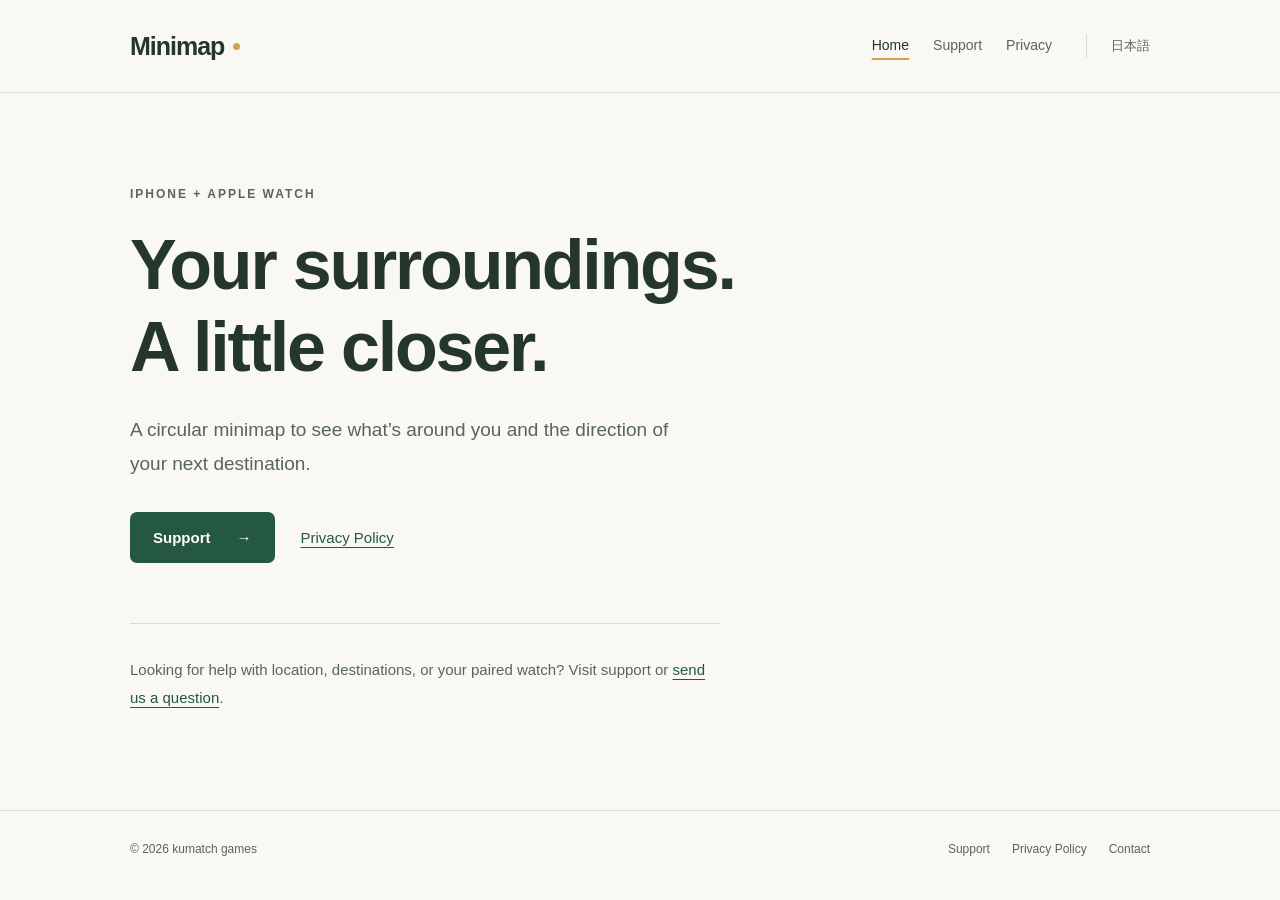
<file: index.html>
<!doctype html>
<html lang="en">
<head>
<meta charset="utf-8">
<meta name="viewport" content="width=device-width, initial-scale=1">
<meta name="color-scheme" content="light">
<title>Minimap</title>
<meta name="description" content="Support and privacy information for Minimap, a circular map for iPhone and Apple Watch.">
<meta name="referrer" content="strict-origin-when-cross-origin">
<link rel="canonical" href="https://kumatch-games.github.io/mimimap-hp/index.html">
<link rel="alternate" hreflang="en" href="https://kumatch-games.github.io/mimimap-hp/index.html">
<link rel="alternate" hreflang="ja" href="https://kumatch-games.github.io/mimimap-hp/ja.html">
<link rel="stylesheet" href="site.css">
</head>
<body>
<a class="skip" href="index.html#main">Skip to content</a>
<header><div class="header-inner"><a class="brand" href="index.html">Minimap<span class="brand-dot" aria-hidden="true"></span></a><nav aria-label="Main"><a href="index.html" aria-current="page">Home</a><a href="support.html">Support</a><a href="privacy.html">Privacy</a></nav><a class="language" href="ja.html" lang="ja" hreflang="ja">日本語</a></div></header>
<main id="main" class="home"><p class="eyebrow">iPhone + Apple Watch</p><h1>Your surroundings.<br>A little closer.</h1><p class="intro">A circular minimap to see what’s around you and the direction of your next destination.</p><div class="actions"><a class="button" href="support.html">Support <span aria-hidden="true">→</span></a><a class="secondary" href="privacy.html">Privacy Policy</a></div><div class="home-note"><p>Looking for help with location, destinations, or your paired watch? Visit support or <a href="https://forms.gle/LzqGx8GmkPNGpjQ88">send us a question</a>.</p></div></main>
<footer><div class="footer-inner"><p>© 2026 kumatch games</p><div><a href="support.html">Support</a><a href="privacy.html">Privacy Policy</a><a href="https://forms.gle/LzqGx8GmkPNGpjQ88">Contact</a></div></div></footer>
</body>
</html>
</file>
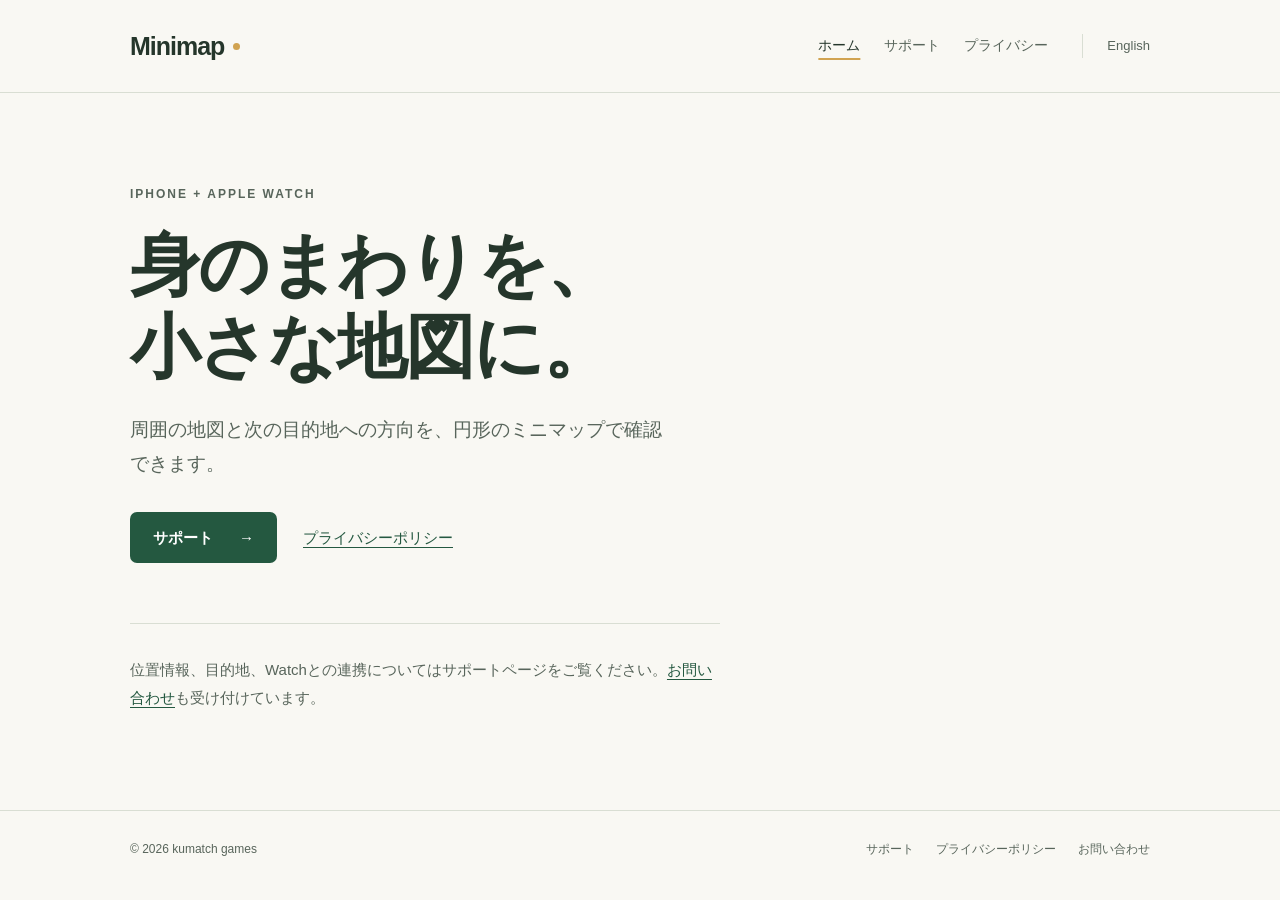
<file: ja.html>
<!doctype html>
<html lang="ja">
<head>
<meta charset="utf-8">
<meta name="viewport" content="width=device-width, initial-scale=1">
<meta name="color-scheme" content="light">
<title>Minimap</title>
<meta name="description" content="Minimapのサポートとプライバシー情報。iPhoneとApple Watch向けの円形ミニマップ。">
<meta name="referrer" content="strict-origin-when-cross-origin">
<link rel="canonical" href="https://kumatch-games.github.io/mimimap-hp/ja.html">
<link rel="alternate" hreflang="ja" href="https://kumatch-games.github.io/mimimap-hp/ja.html">
<link rel="alternate" hreflang="en" href="https://kumatch-games.github.io/mimimap-hp/index.html">
<link rel="stylesheet" href="site.css">
</head>
<body>
<a class="skip" href="ja.html#main">本文へ</a>
<header><div class="header-inner"><a class="brand" href="ja.html">Minimap<span class="brand-dot" aria-hidden="true"></span></a><nav aria-label="メイン"><a href="ja.html" aria-current="page">ホーム</a><a href="support-ja.html">サポート</a><a href="privacy-ja.html">プライバシー</a></nav><a class="language" href="index.html" lang="en" hreflang="en">English</a></div></header>
<main id="main" class="home"><p class="eyebrow">iPhone + Apple Watch</p><h1>身のまわりを、<br>小さな地図に。</h1><p class="intro">周囲の地図と次の目的地への方向を、円形のミニマップで確認できます。</p><div class="actions"><a class="button" href="support-ja.html">サポート <span aria-hidden="true">→</span></a><a class="secondary" href="privacy-ja.html">プライバシーポリシー</a></div><div class="home-note"><p>位置情報、目的地、Watchとの連携についてはサポートページをご覧ください。<a href="https://forms.gle/LzqGx8GmkPNGpjQ88">お問い合わせ</a>も受け付けています。</p></div></main>
<footer><div class="footer-inner"><p>© 2026 kumatch games</p><div><a href="support-ja.html">サポート</a><a href="privacy-ja.html">プライバシーポリシー</a><a href="https://forms.gle/LzqGx8GmkPNGpjQ88">お問い合わせ</a></div></div></footer>
</body>
</html>
</file>
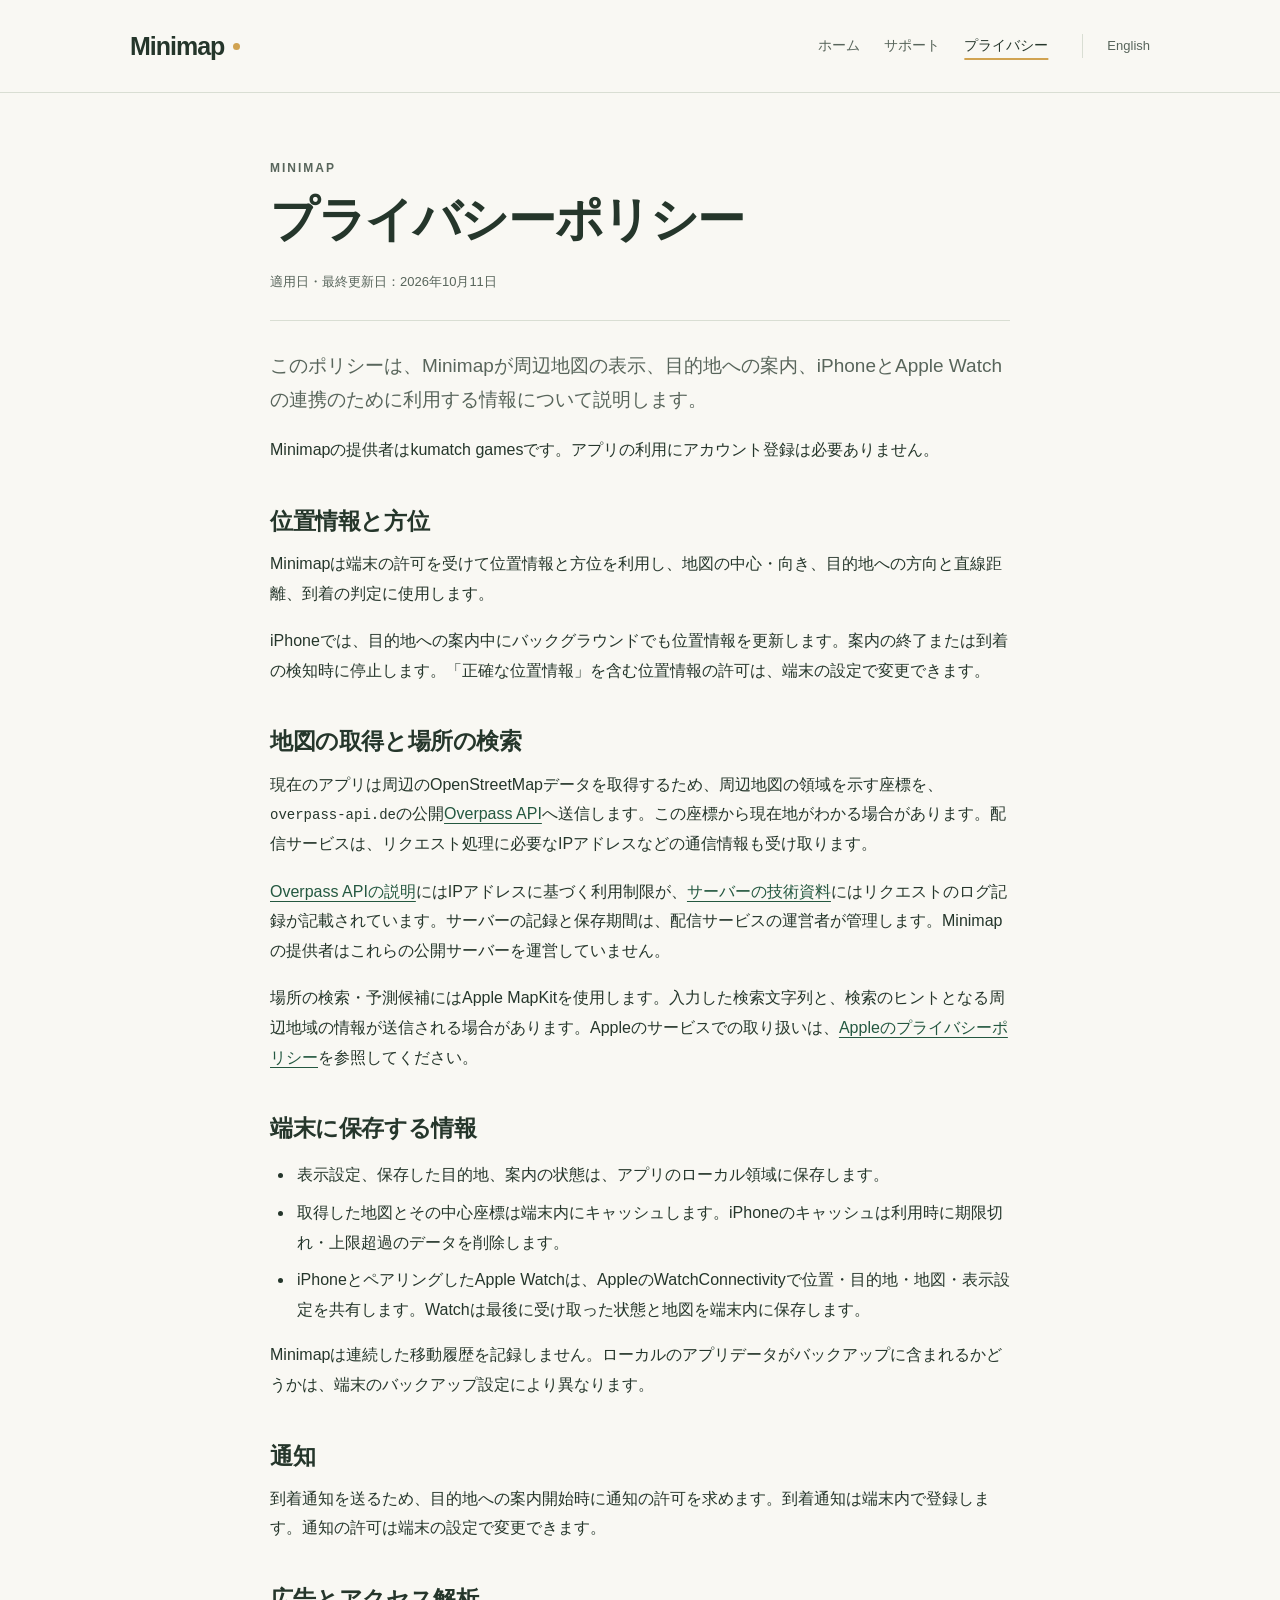
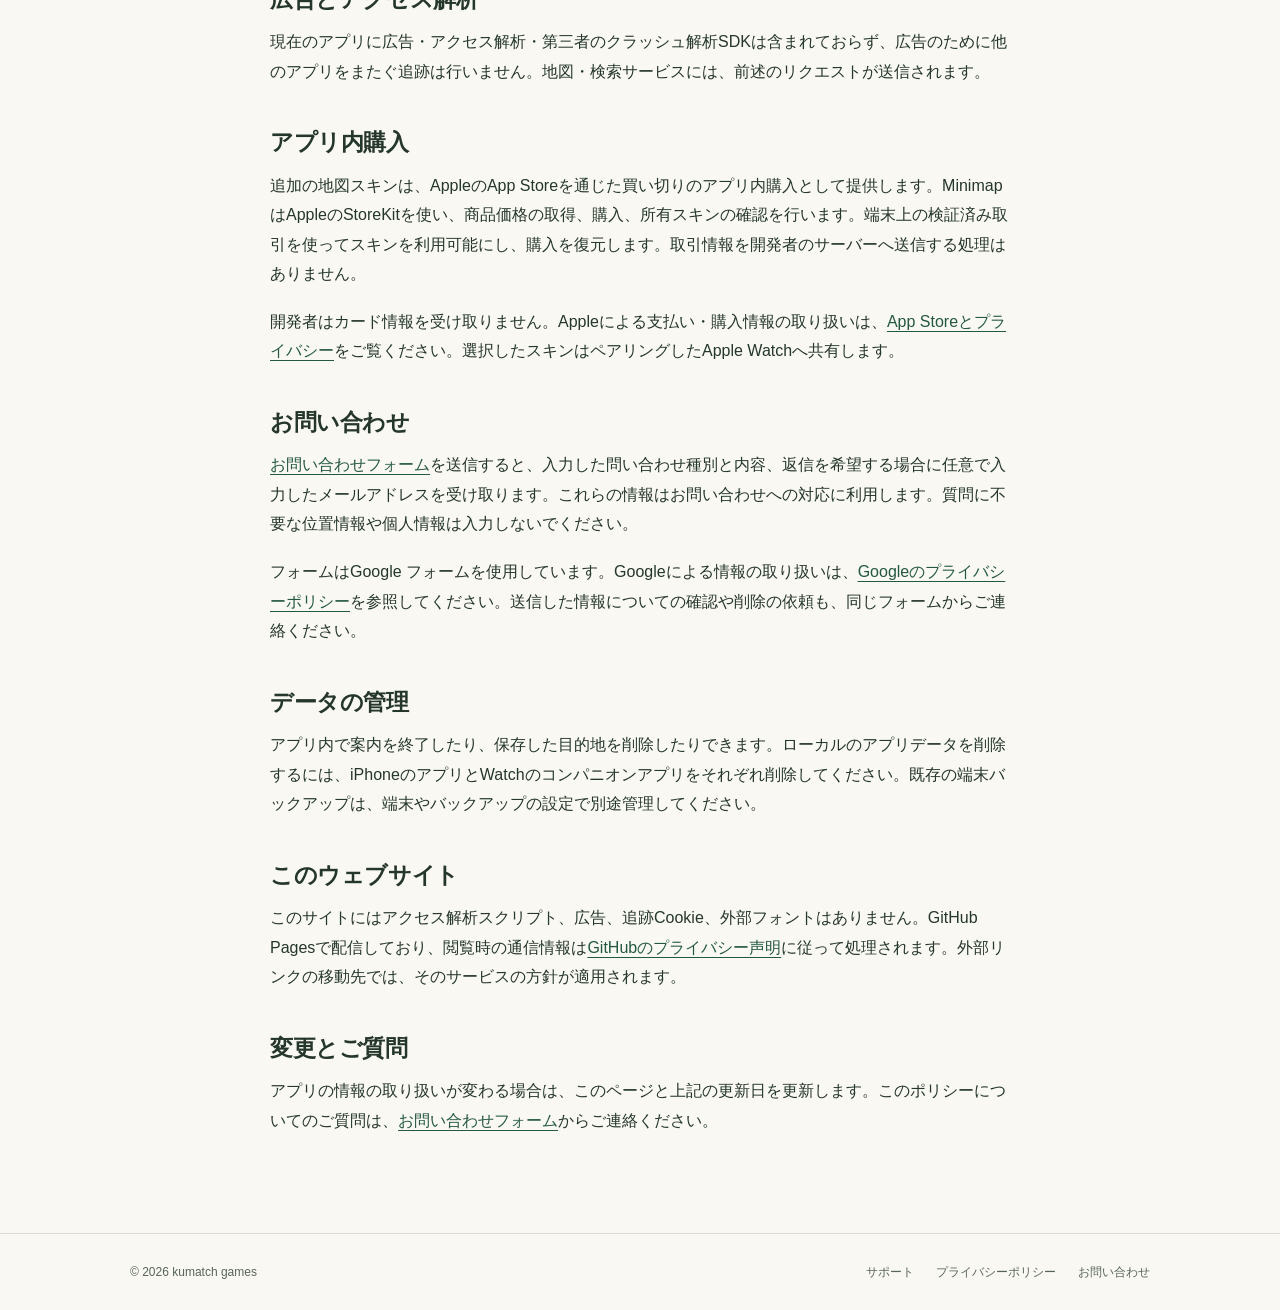
<file: privacy-ja.html>
<!doctype html>
<html lang="ja">
<head>
<meta charset="utf-8">
<meta name="viewport" content="width=device-width, initial-scale=1">
<meta name="color-scheme" content="light">
<title>プライバシーポリシー — Minimap</title>
<meta name="description" content="Minimapのサポートとプライバシー情報。iPhoneとApple Watch向けの円形ミニマップ。">
<meta name="referrer" content="strict-origin-when-cross-origin">
<link rel="canonical" href="https://kumatch-games.github.io/mimimap-hp/privacy-ja.html">
<link rel="alternate" hreflang="ja" href="https://kumatch-games.github.io/mimimap-hp/privacy-ja.html">
<link rel="alternate" hreflang="en" href="https://kumatch-games.github.io/mimimap-hp/privacy.html">
<link rel="stylesheet" href="site.css">
</head>
<body>
<a class="skip" href="privacy-ja.html#main">本文へ</a>
<header><div class="header-inner"><a class="brand" href="ja.html">Minimap<span class="brand-dot" aria-hidden="true"></span></a><nav aria-label="メイン"><a href="ja.html">ホーム</a><a href="support-ja.html">サポート</a><a href="privacy-ja.html" aria-current="page">プライバシー</a></nav><a class="language" href="privacy.html" lang="en" hreflang="en">English</a></div></header>
<main id="main" class="document"><p class="eyebrow">Minimap</p><h1>プライバシーポリシー</h1><p class="meta">適用日・最終更新日：2026年10月11日</p>
<p class="intro">このポリシーは、Minimapが周辺地図の表示、目的地への案内、iPhoneとApple Watchの連携のために利用する情報について説明します。</p>
<p>Minimapの提供者はkumatch gamesです。アプリの利用にアカウント登録は必要ありません。</p>
<h2 id="location">位置情報と方位</h2>
<p>Minimapは端末の許可を受けて位置情報と方位を利用し、地図の中心・向き、目的地への方向と直線距離、到着の判定に使用します。</p>
<p>iPhoneでは、目的地への案内中にバックグラウンドでも位置情報を更新します。案内の終了または到着の検知時に停止します。「正確な位置情報」を含む位置情報の許可は、端末の設定で変更できます。</p>
<h2 id="services">地図の取得と場所の検索</h2>
<p>現在のアプリは周辺のOpenStreetMapデータを取得するため、周辺地図の領域を示す座標を、<code>overpass-api.de</code>の公開<a href="https://overpass-api.de/">Overpass API</a>へ送信します。この座標から現在地がわかる場合があります。配信サービスは、リクエスト処理に必要なIPアドレスなどの通信情報も受け取ります。</p>
<p><a href="https://dev.overpass-api.de/overpass-doc/en/preface/commons.html">Overpass APIの説明</a>にはIPアドレスに基づく利用制限が、<a href="https://dev.overpass-api.de/technical_overview.html">サーバーの技術資料</a>にはリクエストのログ記録が記載されています。サーバーの記録と保存期間は、配信サービスの運営者が管理します。Minimapの提供者はこれらの公開サーバーを運営していません。</p>
<p>場所の検索・予測候補にはApple MapKitを使用します。入力した検索文字列と、検索のヒントとなる周辺地域の情報が送信される場合があります。Appleのサービスでの取り扱いは、<a href="https://www.apple.com/legal/privacy/">Appleのプライバシーポリシー</a>を参照してください。</p>
<h2 id="devices">端末に保存する情報</h2>
<ul>
<li>表示設定、保存した目的地、案内の状態は、アプリのローカル領域に保存します。</li>
<li>取得した地図とその中心座標は端末内にキャッシュします。iPhoneのキャッシュは利用時に期限切れ・上限超過のデータを削除します。</li>
<li>iPhoneとペアリングしたApple Watchは、AppleのWatchConnectivityで位置・目的地・地図・表示設定を共有します。Watchは最後に受け取った状態と地図を端末内に保存します。</li>
</ul>
<p>Minimapは連続した移動履歴を記録しません。ローカルのアプリデータがバックアップに含まれるかどうかは、端末のバックアップ設定により異なります。</p>
<h2 id="notifications">通知</h2>
<p>到着通知を送るため、目的地への案内開始時に通知の許可を求めます。到着通知は端末内で登録します。通知の許可は端末の設定で変更できます。</p>
<h2 id="analytics">広告とアクセス解析</h2>
<p>現在のアプリに広告・アクセス解析・第三者のクラッシュ解析SDKは含まれておらず、広告のために他のアプリをまたぐ追跡は行いません。地図・検索サービスには、前述のリクエストが送信されます。</p>
<h2 id="purchases">アプリ内購入</h2>
<p>追加の地図スキンは、AppleのApp Storeを通じた買い切りのアプリ内購入として提供します。MinimapはAppleのStoreKitを使い、商品価格の取得、購入、所有スキンの確認を行います。端末上の検証済み取引を使ってスキンを利用可能にし、購入を復元します。取引情報を開発者のサーバーへ送信する処理はありません。</p>
<p>開発者はカード情報を受け取りません。Appleによる支払い・購入情報の取り扱いは、<a href="https://www.apple.com/legal/privacy/data/ja/app-store/">App Storeとプライバシー</a>をご覧ください。選択したスキンはペアリングしたApple Watchへ共有します。</p>
<h2 id="contact">お問い合わせ</h2>
<p><a href="https://forms.gle/LzqGx8GmkPNGpjQ88">お問い合わせフォーム</a>を送信すると、入力した問い合わせ種別と内容、返信を希望する場合に任意で入力したメールアドレスを受け取ります。これらの情報はお問い合わせへの対応に利用します。質問に不要な位置情報や個人情報は入力しないでください。</p>
<p>フォームはGoogle フォームを使用しています。Googleによる情報の取り扱いは、<a href="https://policies.google.com/privacy">Googleのプライバシーポリシー</a>を参照してください。送信した情報についての確認や削除の依頼も、同じフォームからご連絡ください。</p>
<h2 id="choices">データの管理</h2>
<p>アプリ内で案内を終了したり、保存した目的地を削除したりできます。ローカルのアプリデータを削除するには、iPhoneのアプリとWatchのコンパニオンアプリをそれぞれ削除してください。既存の端末バックアップは、端末やバックアップの設定で別途管理してください。</p>
<h2 id="website">このウェブサイト</h2>
<p>このサイトにはアクセス解析スクリプト、広告、追跡Cookie、外部フォントはありません。GitHub Pagesで配信しており、閲覧時の通信情報は<a href="https://docs.github.com/en/site-policy/privacy-policies/github-general-privacy-statement">GitHubのプライバシー声明</a>に従って処理されます。外部リンクの移動先では、そのサービスの方針が適用されます。</p>
<h2 id="changes">変更とご質問</h2>
<p>アプリの情報の取り扱いが変わる場合は、このページと上記の更新日を更新します。このポリシーについてのご質問は、<a href="https://forms.gle/LzqGx8GmkPNGpjQ88">お問い合わせフォーム</a>からご連絡ください。</p>
</main>
<footer><div class="footer-inner"><p>© 2026 kumatch games</p><div><a href="support-ja.html">サポート</a><a href="privacy-ja.html">プライバシーポリシー</a><a href="https://forms.gle/LzqGx8GmkPNGpjQ88">お問い合わせ</a></div></div></footer>
</body>
</html>
</file>
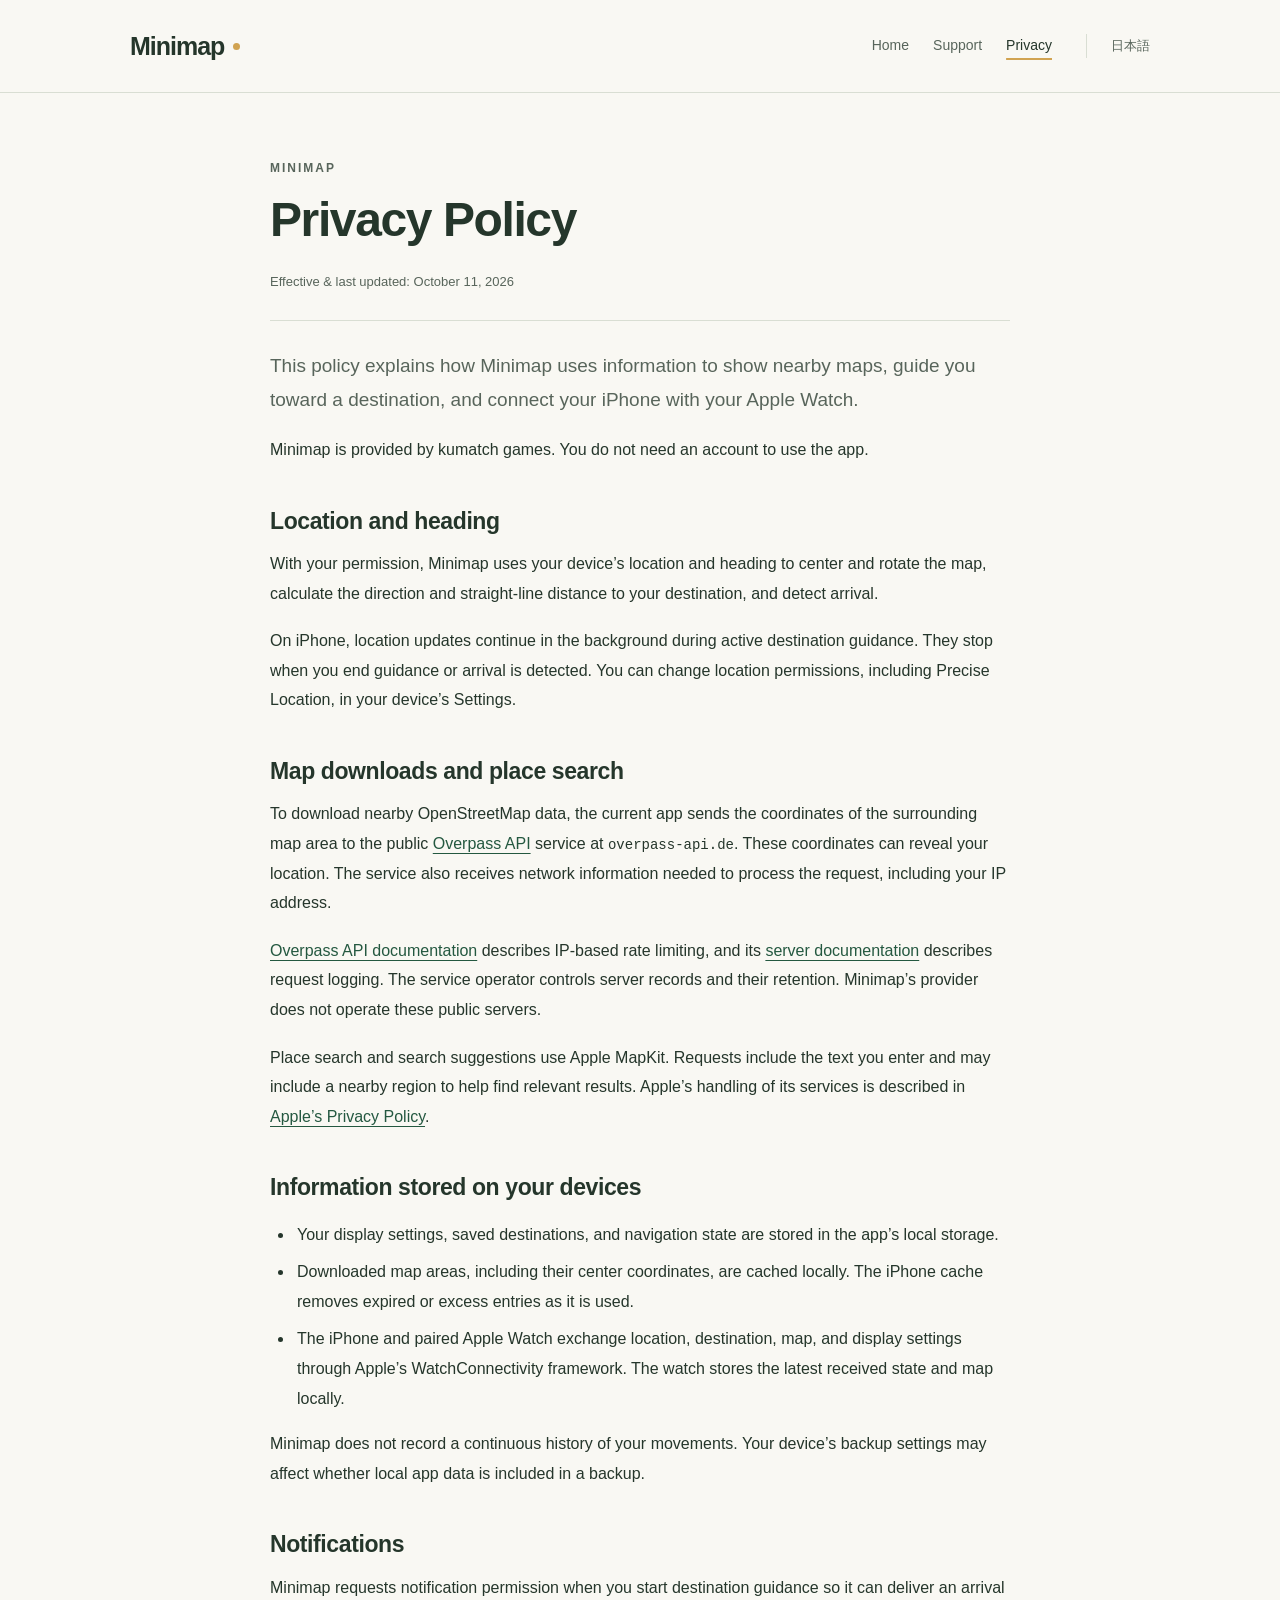
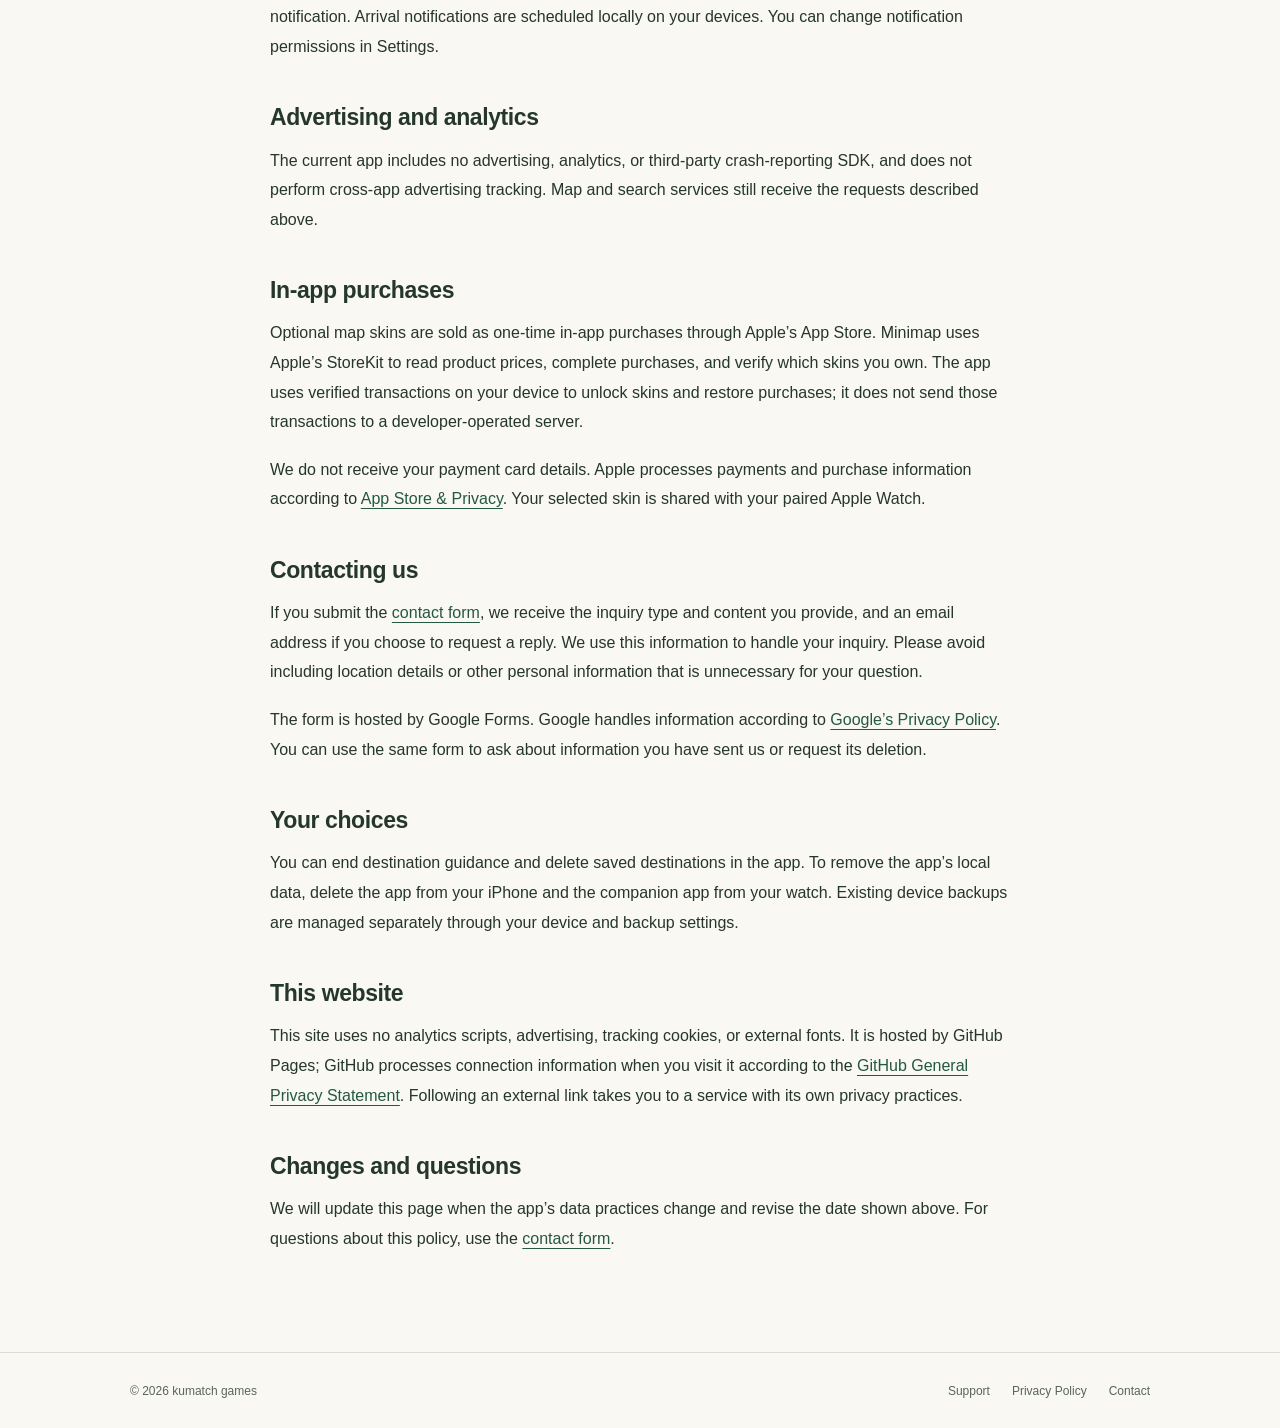
<file: privacy.html>
<!doctype html>
<html lang="en">
<head>
<meta charset="utf-8">
<meta name="viewport" content="width=device-width, initial-scale=1">
<meta name="color-scheme" content="light">
<title>Privacy Policy — Minimap</title>
<meta name="description" content="Support and privacy information for Minimap, a circular map for iPhone and Apple Watch.">
<meta name="referrer" content="strict-origin-when-cross-origin">
<link rel="canonical" href="https://kumatch-games.github.io/mimimap-hp/privacy.html">
<link rel="alternate" hreflang="en" href="https://kumatch-games.github.io/mimimap-hp/privacy.html">
<link rel="alternate" hreflang="ja" href="https://kumatch-games.github.io/mimimap-hp/privacy-ja.html">
<link rel="stylesheet" href="site.css">
</head>
<body>
<a class="skip" href="privacy.html#main">Skip to content</a>
<header><div class="header-inner"><a class="brand" href="index.html">Minimap<span class="brand-dot" aria-hidden="true"></span></a><nav aria-label="Main"><a href="index.html">Home</a><a href="support.html">Support</a><a href="privacy.html" aria-current="page">Privacy</a></nav><a class="language" href="privacy-ja.html" lang="ja" hreflang="ja">日本語</a></div></header>
<main id="main" class="document"><p class="eyebrow">Minimap</p><h1>Privacy Policy</h1><p class="meta">Effective &amp; last updated: October 11, 2026</p>
<p class="intro">This policy explains how Minimap uses information to show nearby maps, guide you toward a destination, and connect your iPhone with your Apple Watch.</p>
<p>Minimap is provided by kumatch games. You do not need an account to use the app.</p>
<h2 id="location">Location and heading</h2>
<p>With your permission, Minimap uses your device’s location and heading to center and rotate the map, calculate the direction and straight-line distance to your destination, and detect arrival.</p>
<p>On iPhone, location updates continue in the background during active destination guidance. They stop when you end guidance or arrival is detected. You can change location permissions, including Precise Location, in your device’s Settings.</p>
<h2 id="services">Map downloads and place search</h2>
<p>To download nearby OpenStreetMap data, the current app sends the coordinates of the surrounding map area to the public <a href="https://overpass-api.de/">Overpass API</a> service at <code>overpass-api.de</code>. These coordinates can reveal your location. The service also receives network information needed to process the request, including your IP address.</p>
<p><a href="https://dev.overpass-api.de/overpass-doc/en/preface/commons.html">Overpass API documentation</a> describes IP-based rate limiting, and its <a href="https://dev.overpass-api.de/technical_overview.html">server documentation</a> describes request logging. The service operator controls server records and their retention. Minimap’s provider does not operate these public servers.</p>
<p>Place search and search suggestions use Apple MapKit. Requests include the text you enter and may include a nearby region to help find relevant results. Apple’s handling of its services is described in <a href="https://www.apple.com/legal/privacy/">Apple’s Privacy Policy</a>.</p>
<h2 id="devices">Information stored on your devices</h2>
<ul>
<li>Your display settings, saved destinations, and navigation state are stored in the app’s local storage.</li>
<li>Downloaded map areas, including their center coordinates, are cached locally. The iPhone cache removes expired or excess entries as it is used.</li>
<li>The iPhone and paired Apple Watch exchange location, destination, map, and display settings through Apple’s WatchConnectivity framework. The watch stores the latest received state and map locally.</li>
</ul>
<p>Minimap does not record a continuous history of your movements. Your device’s backup settings may affect whether local app data is included in a backup.</p>
<h2 id="notifications">Notifications</h2>
<p>Minimap requests notification permission when you start destination guidance so it can deliver an arrival notification. Arrival notifications are scheduled locally on your devices. You can change notification permissions in Settings.</p>
<h2 id="analytics">Advertising and analytics</h2>
<p>The current app includes no advertising, analytics, or third-party crash-reporting SDK, and does not perform cross-app advertising tracking. Map and search services still receive the requests described above.</p>
<h2 id="purchases">In-app purchases</h2>
<p>Optional map skins are sold as one-time in-app purchases through Apple’s App Store. Minimap uses Apple’s StoreKit to read product prices, complete purchases, and verify which skins you own. The app uses verified transactions on your device to unlock skins and restore purchases; it does not send those transactions to a developer-operated server.</p>
<p>We do not receive your payment card details. Apple processes payments and purchase information according to <a href="https://www.apple.com/legal/privacy/data/en/app-store/">App Store &amp; Privacy</a>. Your selected skin is shared with your paired Apple Watch.</p>
<h2 id="contact">Contacting us</h2>
<p>If you submit the <a href="https://forms.gle/LzqGx8GmkPNGpjQ88">contact form</a>, we receive the inquiry type and content you provide, and an email address if you choose to request a reply. We use this information to handle your inquiry. Please avoid including location details or other personal information that is unnecessary for your question.</p>
<p>The form is hosted by Google Forms. Google handles information according to <a href="https://policies.google.com/privacy">Google’s Privacy Policy</a>. You can use the same form to ask about information you have sent us or request its deletion.</p>
<h2 id="choices">Your choices</h2>
<p>You can end destination guidance and delete saved destinations in the app. To remove the app’s local data, delete the app from your iPhone and the companion app from your watch. Existing device backups are managed separately through your device and backup settings.</p>
<h2 id="website">This website</h2>
<p>This site uses no analytics scripts, advertising, tracking cookies, or external fonts. It is hosted by GitHub Pages; GitHub processes connection information when you visit it according to the <a href="https://docs.github.com/en/site-policy/privacy-policies/github-general-privacy-statement">GitHub General Privacy Statement</a>. Following an external link takes you to a service with its own privacy practices.</p>
<h2 id="changes">Changes and questions</h2>
<p>We will update this page when the app’s data practices change and revise the date shown above. For questions about this policy, use the <a href="https://forms.gle/LzqGx8GmkPNGpjQ88">contact form</a>.</p>
</main>
<footer><div class="footer-inner"><p>© 2026 kumatch games</p><div><a href="support.html">Support</a><a href="privacy.html">Privacy Policy</a><a href="https://forms.gle/LzqGx8GmkPNGpjQ88">Contact</a></div></div></footer>
</body>
</html>
</file>
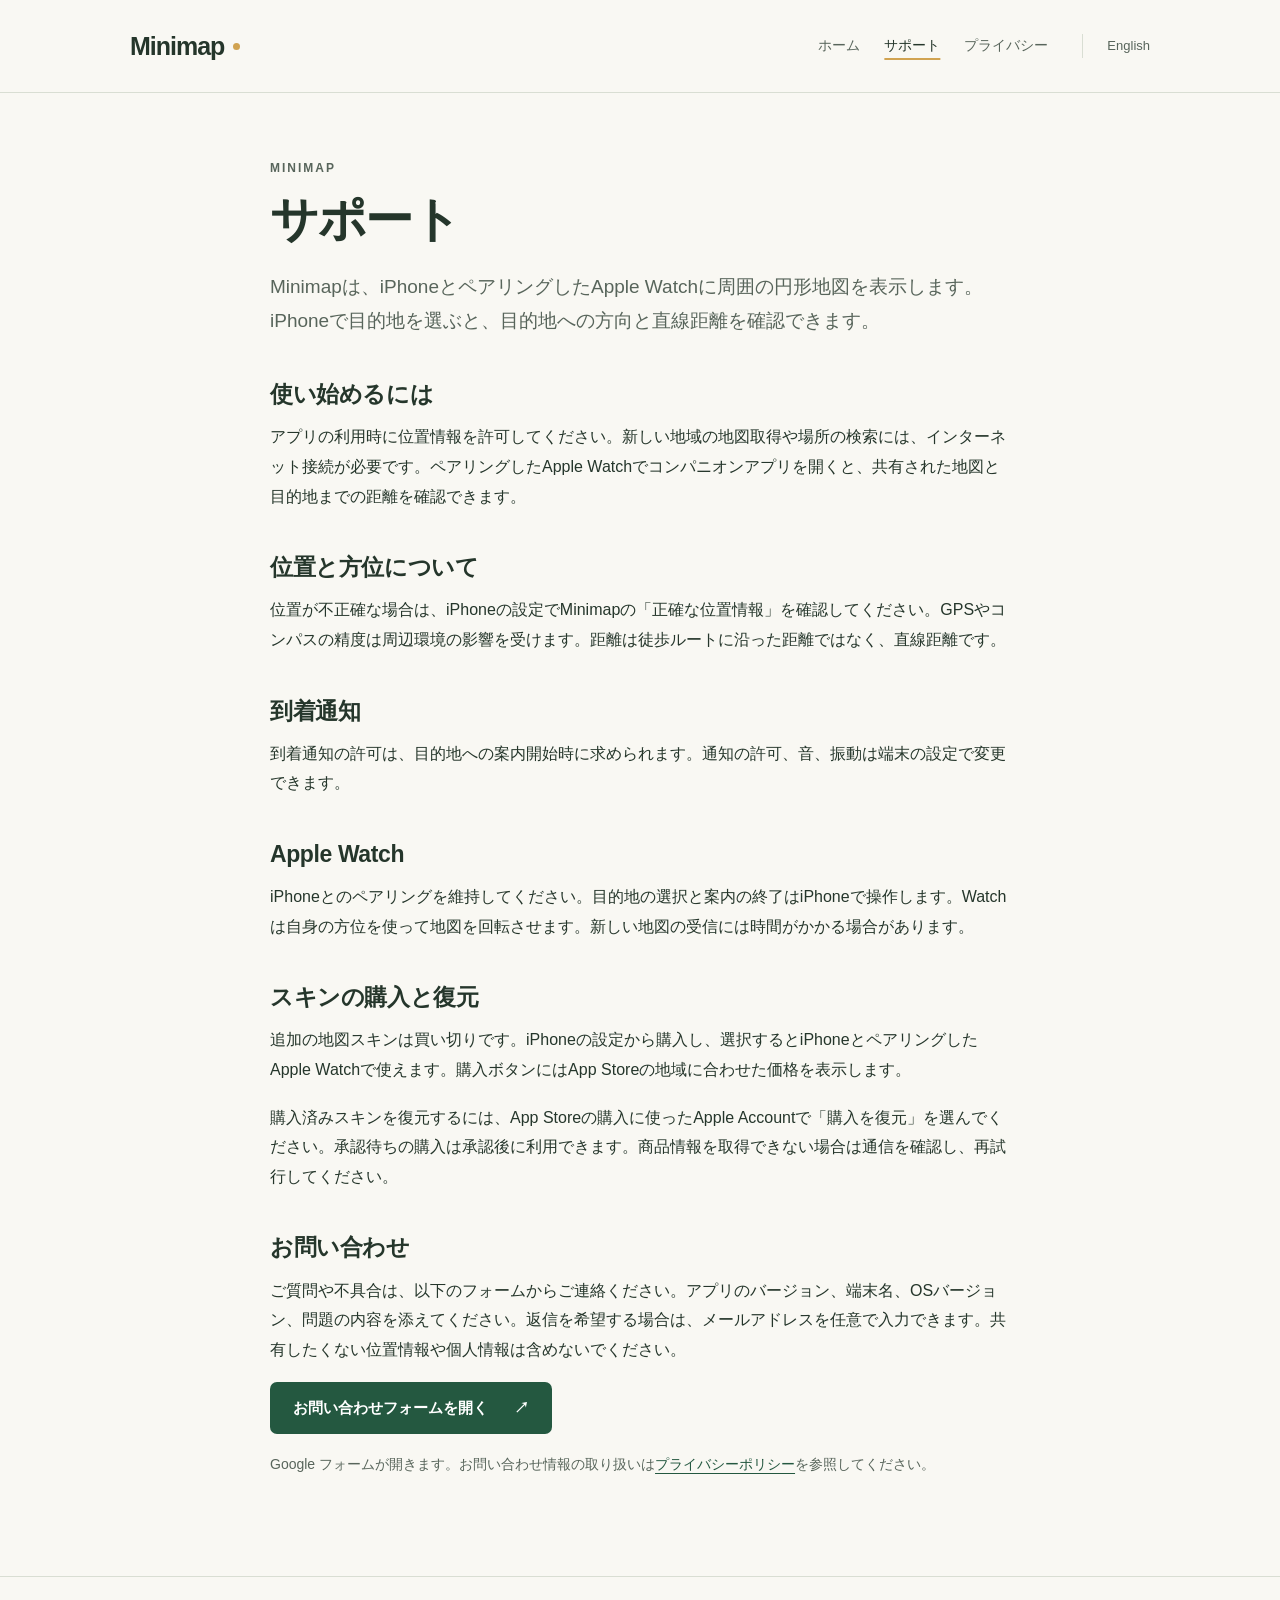
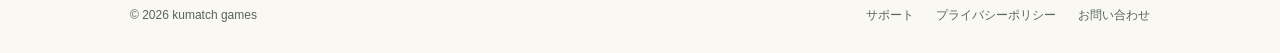
<file: support-ja.html>
<!doctype html>
<html lang="ja">
<head>
<meta charset="utf-8">
<meta name="viewport" content="width=device-width, initial-scale=1">
<meta name="color-scheme" content="light">
<title>サポート — Minimap</title>
<meta name="description" content="Minimapのサポートとプライバシー情報。iPhoneとApple Watch向けの円形ミニマップ。">
<meta name="referrer" content="strict-origin-when-cross-origin">
<link rel="canonical" href="https://kumatch-games.github.io/mimimap-hp/support-ja.html">
<link rel="alternate" hreflang="ja" href="https://kumatch-games.github.io/mimimap-hp/support-ja.html">
<link rel="alternate" hreflang="en" href="https://kumatch-games.github.io/mimimap-hp/support.html">
<link rel="stylesheet" href="site.css">
</head>
<body>
<a class="skip" href="support-ja.html#main">本文へ</a>
<header><div class="header-inner"><a class="brand" href="ja.html">Minimap<span class="brand-dot" aria-hidden="true"></span></a><nav aria-label="メイン"><a href="ja.html">ホーム</a><a href="support-ja.html" aria-current="page">サポート</a><a href="privacy-ja.html">プライバシー</a></nav><a class="language" href="support.html" lang="en" hreflang="en">English</a></div></header>
<main id="main" class="document"><p class="eyebrow">Minimap</p><h1>サポート</h1>
<p class="intro">Minimapは、iPhoneとペアリングしたApple Watchに周囲の円形地図を表示します。iPhoneで目的地を選ぶと、目的地への方向と直線距離を確認できます。</p>
<h2>使い始めるには</h2>
<p>アプリの利用時に位置情報を許可してください。新しい地域の地図取得や場所の検索には、インターネット接続が必要です。ペアリングしたApple Watchでコンパニオンアプリを開くと、共有された地図と目的地までの距離を確認できます。</p>
<h2>位置と方位について</h2>
<p>位置が不正確な場合は、iPhoneの設定でMinimapの「正確な位置情報」を確認してください。GPSやコンパスの精度は周辺環境の影響を受けます。距離は徒歩ルートに沿った距離ではなく、直線距離です。</p>
<h2>到着通知</h2>
<p>到着通知の許可は、目的地への案内開始時に求められます。通知の許可、音、振動は端末の設定で変更できます。</p>
<h2>Apple Watch</h2>
<p>iPhoneとのペアリングを維持してください。目的地の選択と案内の終了はiPhoneで操作します。Watchは自身の方位を使って地図を回転させます。新しい地図の受信には時間がかかる場合があります。</p>
<h2>スキンの購入と復元</h2>
<p>追加の地図スキンは買い切りです。iPhoneの設定から購入し、選択するとiPhoneとペアリングしたApple Watchで使えます。購入ボタンにはApp Storeの地域に合わせた価格を表示します。</p>
<p>購入済みスキンを復元するには、App Storeの購入に使ったApple Accountで「購入を復元」を選んでください。承認待ちの購入は承認後に利用できます。商品情報を取得できない場合は通信を確認し、再試行してください。</p>
<h2>お問い合わせ</h2>
<p>ご質問や不具合は、以下のフォームからご連絡ください。アプリのバージョン、端末名、OSバージョン、問題の内容を添えてください。返信を希望する場合は、メールアドレスを任意で入力できます。共有したくない位置情報や個人情報は含めないでください。</p>
<p><a class="button" href="https://forms.gle/LzqGx8GmkPNGpjQ88">お問い合わせフォームを開く <span aria-hidden="true">↗</span></a></p>
<p class="fine">Google フォームが開きます。お問い合わせ情報の取り扱いは<a href="privacy-ja.html">プライバシーポリシー</a>を参照してください。</p>
</main>
<footer><div class="footer-inner"><p>© 2026 kumatch games</p><div><a href="support-ja.html">サポート</a><a href="privacy-ja.html">プライバシーポリシー</a><a href="https://forms.gle/LzqGx8GmkPNGpjQ88">お問い合わせ</a></div></div></footer>
</body>
</html>
</file>
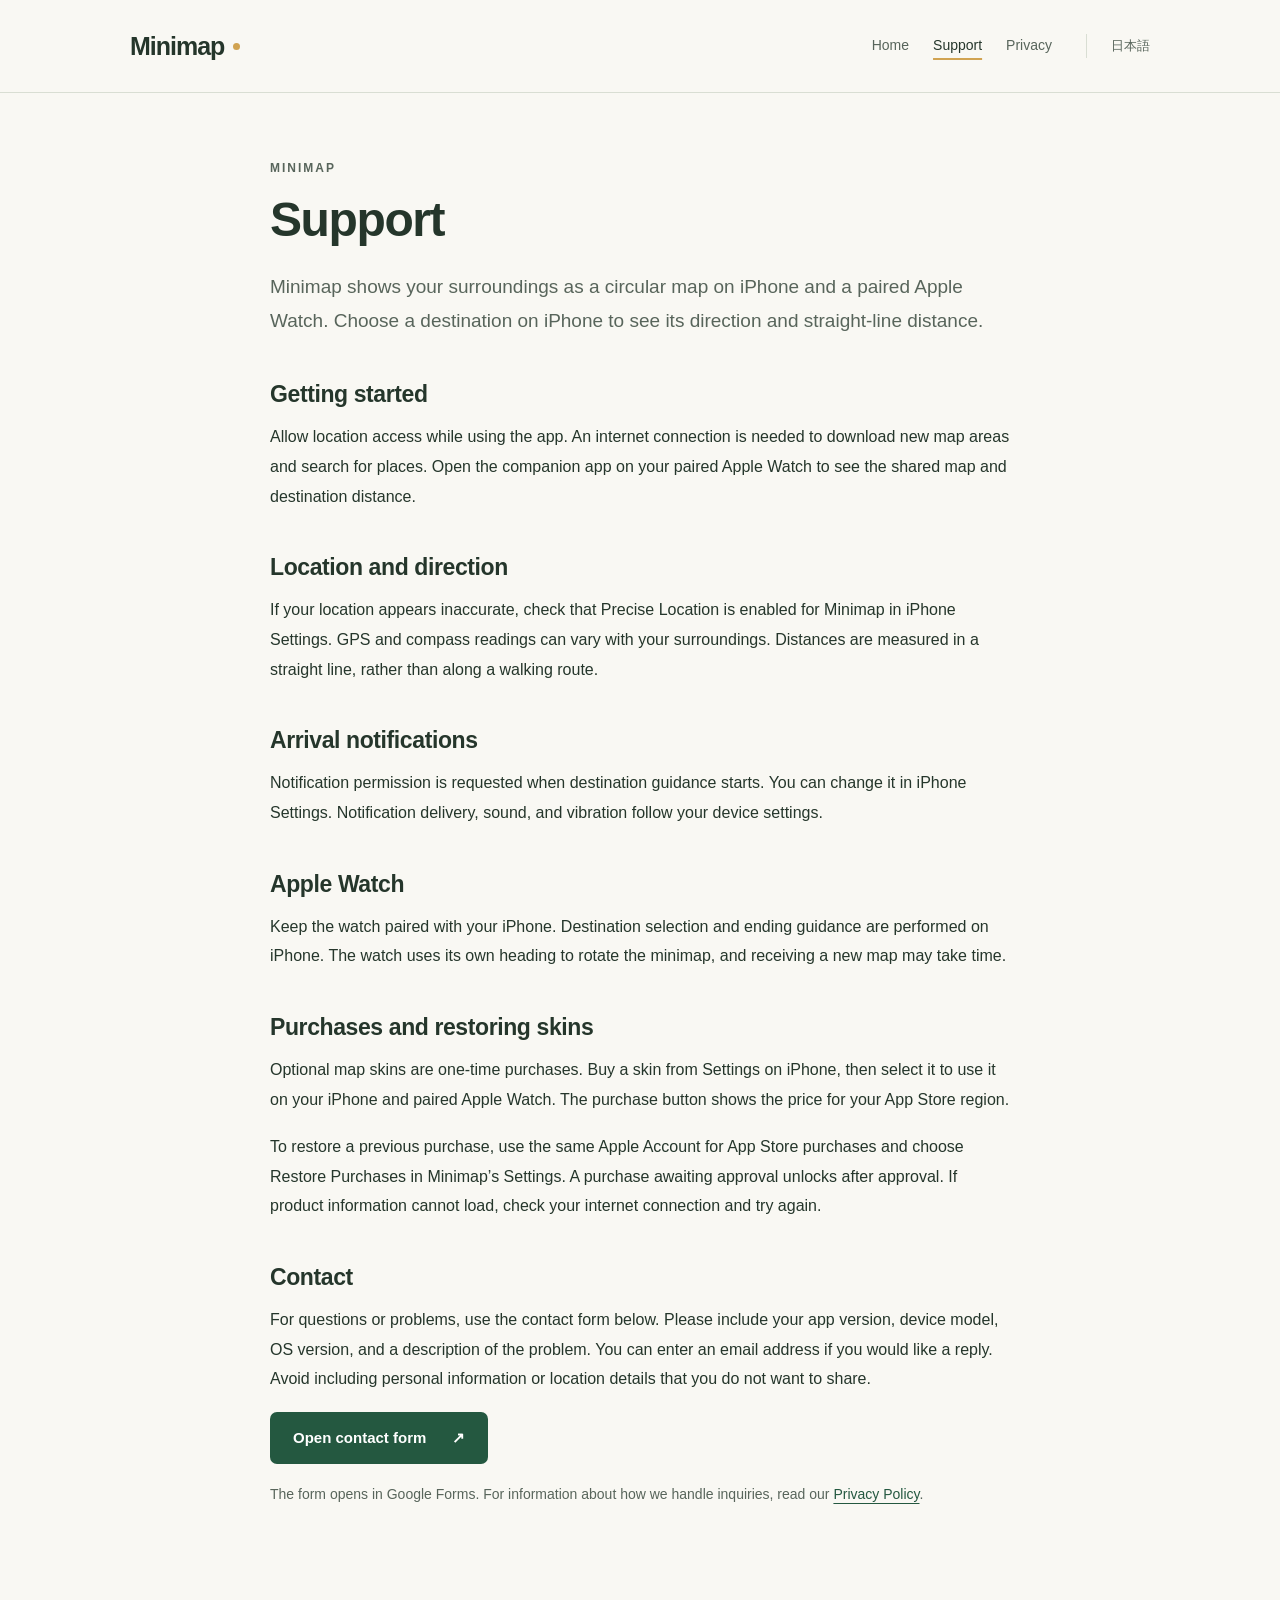
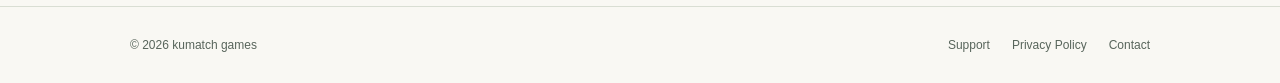
<file: support.html>
<!doctype html>
<html lang="en">
<head>
<meta charset="utf-8">
<meta name="viewport" content="width=device-width, initial-scale=1">
<meta name="color-scheme" content="light">
<title>Support — Minimap</title>
<meta name="description" content="Support and privacy information for Minimap, a circular map for iPhone and Apple Watch.">
<meta name="referrer" content="strict-origin-when-cross-origin">
<link rel="canonical" href="https://kumatch-games.github.io/mimimap-hp/support.html">
<link rel="alternate" hreflang="en" href="https://kumatch-games.github.io/mimimap-hp/support.html">
<link rel="alternate" hreflang="ja" href="https://kumatch-games.github.io/mimimap-hp/support-ja.html">
<link rel="stylesheet" href="site.css">
</head>
<body>
<a class="skip" href="support.html#main">Skip to content</a>
<header><div class="header-inner"><a class="brand" href="index.html">Minimap<span class="brand-dot" aria-hidden="true"></span></a><nav aria-label="Main"><a href="index.html">Home</a><a href="support.html" aria-current="page">Support</a><a href="privacy.html">Privacy</a></nav><a class="language" href="support-ja.html" lang="ja" hreflang="ja">日本語</a></div></header>
<main id="main" class="document"><p class="eyebrow">Minimap</p><h1>Support</h1>
<p class="intro">Minimap shows your surroundings as a circular map on iPhone and a paired Apple Watch. Choose a destination on iPhone to see its direction and straight-line distance.</p>
<h2>Getting started</h2>
<p>Allow location access while using the app. An internet connection is needed to download new map areas and search for places. Open the companion app on your paired Apple Watch to see the shared map and destination distance.</p>
<h2>Location and direction</h2>
<p>If your location appears inaccurate, check that Precise Location is enabled for Minimap in iPhone Settings. GPS and compass readings can vary with your surroundings. Distances are measured in a straight line, rather than along a walking route.</p>
<h2>Arrival notifications</h2>
<p>Notification permission is requested when destination guidance starts. You can change it in iPhone Settings. Notification delivery, sound, and vibration follow your device settings.</p>
<h2>Apple Watch</h2>
<p>Keep the watch paired with your iPhone. Destination selection and ending guidance are performed on iPhone. The watch uses its own heading to rotate the minimap, and receiving a new map may take time.</p>
<h2>Purchases and restoring skins</h2>
<p>Optional map skins are one-time purchases. Buy a skin from Settings on iPhone, then select it to use it on your iPhone and paired Apple Watch. The purchase button shows the price for your App Store region.</p>
<p>To restore a previous purchase, use the same Apple Account for App Store purchases and choose Restore Purchases in Minimap’s Settings. A purchase awaiting approval unlocks after approval. If product information cannot load, check your internet connection and try again.</p>
<h2>Contact</h2>
<p>For questions or problems, use the contact form below. Please include your app version, device model, OS version, and a description of the problem. You can enter an email address if you would like a reply. Avoid including personal information or location details that you do not want to share.</p>
<p><a class="button" href="https://forms.gle/LzqGx8GmkPNGpjQ88">Open contact form <span aria-hidden="true">↗</span></a></p>
<p class="fine">The form opens in Google Forms. For information about how we handle inquiries, read our <a href="privacy.html">Privacy Policy</a>.</p>
</main>
<footer><div class="footer-inner"><p>© 2026 kumatch games</p><div><a href="support.html">Support</a><a href="privacy.html">Privacy Policy</a><a href="https://forms.gle/LzqGx8GmkPNGpjQ88">Contact</a></div></div></footer>
</body>
</html>
</file>
<file: site.css>
:root { color-scheme:light; --paper:#f9f8f3; --ink:#25362b; --muted:#58655b; --accent:#245840; --line:#d9ded3; }
* { box-sizing:border-box; }
html { scroll-behavior:smooth; }
body { margin:0; background:var(--paper); color:var(--ink); font-family:-apple-system,BlinkMacSystemFont,"Segoe UI","Hiragino Kaku Gothic ProN","Yu Gothic",sans-serif; font-size:16px; line-height:1.85; }
a { color:var(--accent); text-underline-offset:4px; overflow-wrap:anywhere; }
a:hover { text-decoration-thickness:2px; }
a:focus-visible { outline:3px solid #bc7c22; outline-offset:5px; border-radius:3px; }
.skip { position:absolute; top:-80px; left:16px; padding:8px 16px; background:white; z-index:10; }
.skip:focus { top:12px; }
header { border-bottom:1px solid var(--line); }
.header-inner { max-width:1100px; margin:auto; padding:23px 40px; display:flex; align-items:center; gap:34px; }
.brand { display:inline-flex; align-items:center; gap:9px; font-size:25px; font-weight:750; letter-spacing:-1px; color:var(--ink); text-decoration:none; }
.brand-dot { width:7px; height:7px; border-radius:50%; background:#d1a351; }
nav { display:flex; gap:24px; margin-left:auto; font-size:14px; }
nav a, .language { color:var(--muted); text-decoration:none; }
nav a[aria-current] { color:var(--ink); text-decoration:underline; text-decoration-color:#d1a351; text-decoration-thickness:2px; text-underline-offset:8px; }
.language { border-left:1px solid var(--line); padding-left:24px; font-size:13px; white-space:nowrap; }
main { max-width:820px; margin:0 auto; padding:64px 40px 80px; min-height:calc(100vh - 230px); }
h1 { font-size:clamp(30px,4.6vw,48px); line-height:1.3; margin:10px 0 18px; font-weight:700; letter-spacing:-1.4px; overflow-wrap:anywhere; }
h2 { font-size:23px; line-height:1.4; margin:40px 0 12px; letter-spacing:-.4px; }
p { margin:12px 0 18px; }
.eyebrow { text-transform:uppercase; letter-spacing:2px; font-size:12px; font-weight:650; color:var(--muted); margin:0; }
.meta { color:var(--muted); font-size:13px; padding-bottom:26px; border-bottom:1px solid var(--line); margin:0 0 28px; }
.intro { font-size:19px; line-height:1.8; color:var(--muted); }
ul { padding-left:24px; }
li { padding-left:3px; margin:8px 0; }
code { font-size:14px; overflow-wrap:anywhere; }
.button { display:inline-flex; align-items:center; gap:26px; padding:12px 23px; color:white; background:var(--accent); border-radius:7px; text-decoration:none; font-weight:600; font-size:15px; }
.button:hover { background:#183f2d; }
.fine { font-size:14px; color:var(--muted); }
.home { max-width:1100px; padding-top:90px; }
.home h1 { font-size:clamp(38px,6vw,70px); line-height:1.17; letter-spacing:-2.2px; margin:20px 0 24px; }
.home .intro { max-width:540px; }
.actions { display:flex; align-items:center; gap:26px; flex-wrap:wrap; margin-top:30px; }
.secondary { font-size:15px; }
.home-note { max-width:590px; margin-top:60px; border-top:1px solid var(--line); padding-top:20px; color:var(--muted); font-size:15px; }
footer { border-top:1px solid var(--line); color:var(--muted); font-size:12px; }
.footer-inner { max-width:1100px; margin:auto; padding:27px 40px; display:flex; align-items:center; justify-content:space-between; gap:20px; }
.footer-inner p { margin:0; }
.footer-inner div { display:flex; gap:22px; flex-wrap:wrap; }
footer a { color:var(--muted); text-decoration:none; }
@media(max-width:640px) {
.header-inner { flex-wrap:wrap; gap:16px; padding:20px 24px; }
.brand { font-size:23px; }
.language { margin-left:auto; border:0; padding:0; }
nav { order:3; width:100%; margin:0; gap:25px; font-size:13px; }
main { padding:40px 24px 56px; }
h1 { letter-spacing:-.8px; }
h2 { font-size:21px; }
.intro { font-size:17px; }
.home { padding-top:58px; }
.home h1 { letter-spacing:-1.4px; }
.footer-inner { padding:24px; align-items:flex-start; flex-direction:column; gap:12px; }
.footer-inner div { gap:17px; }
}
@media(prefers-reduced-motion:reduce) { html { scroll-behavior:auto; } }
</file>
